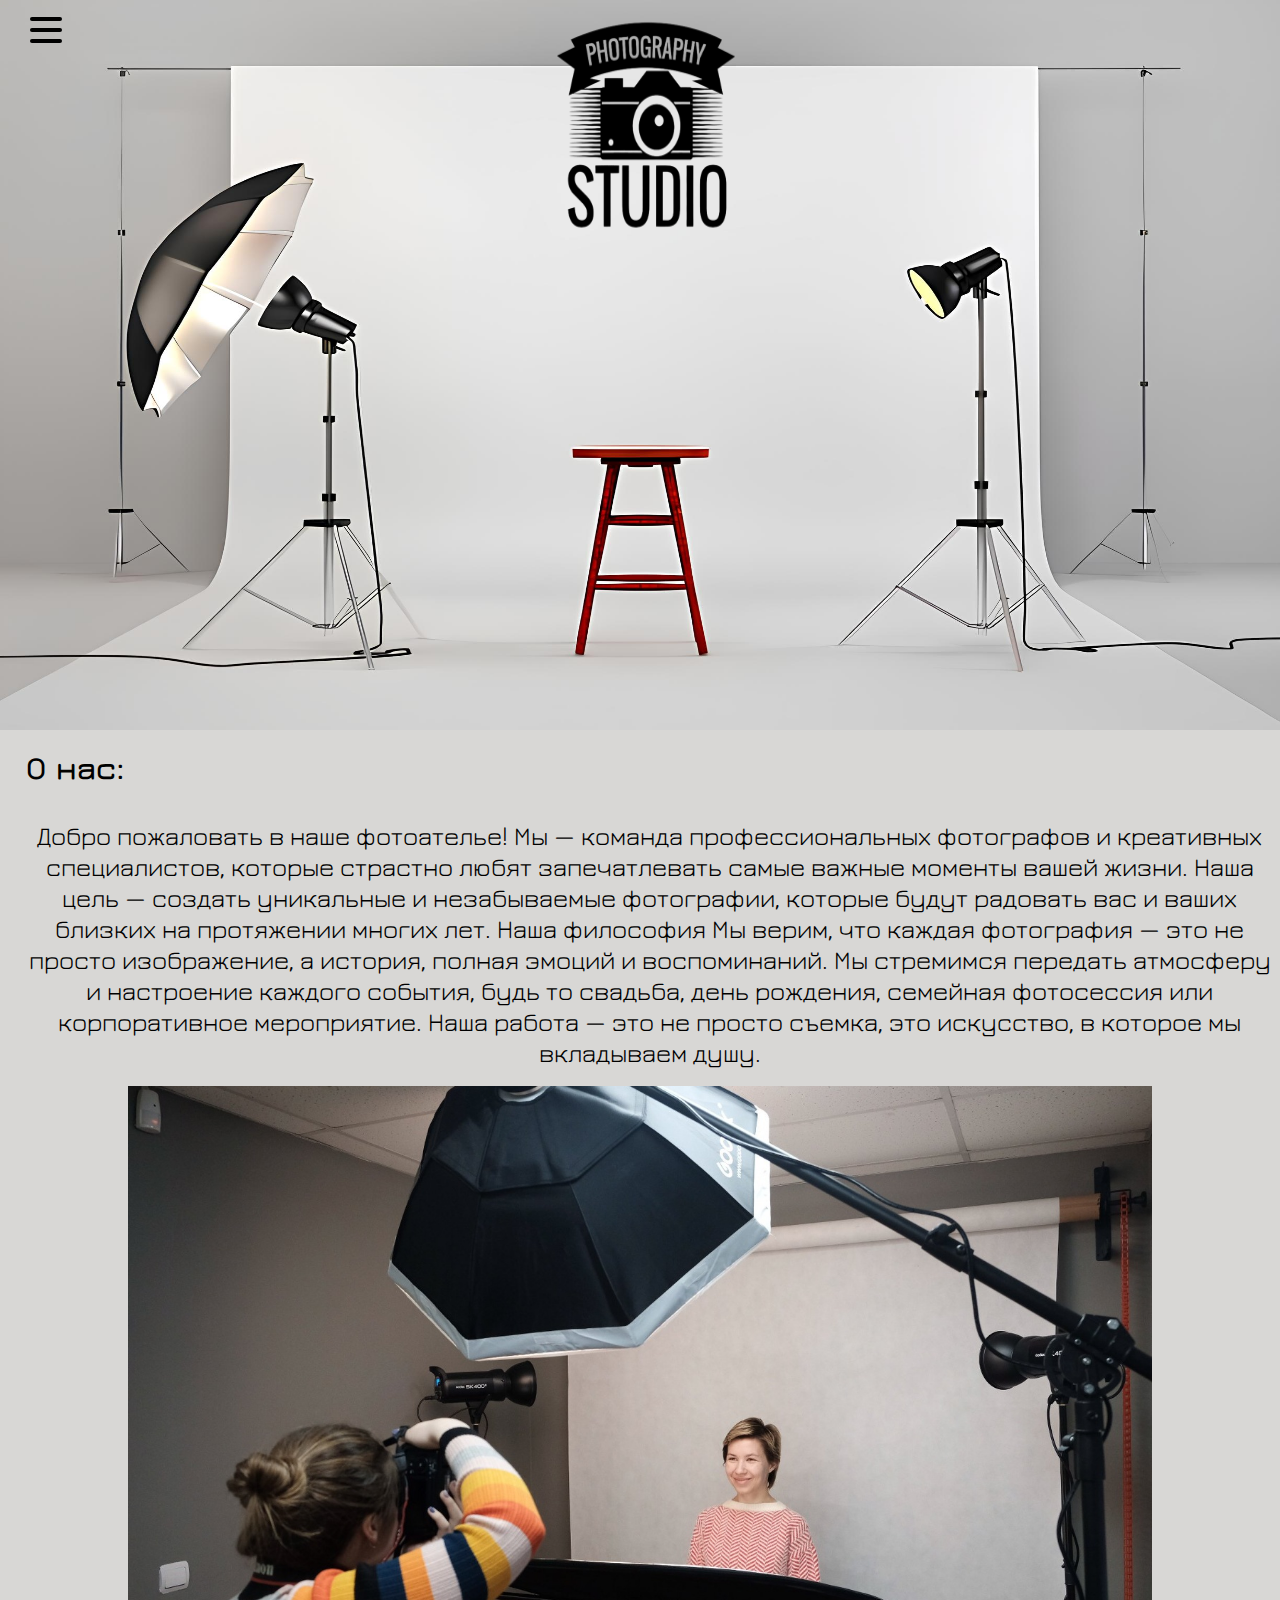
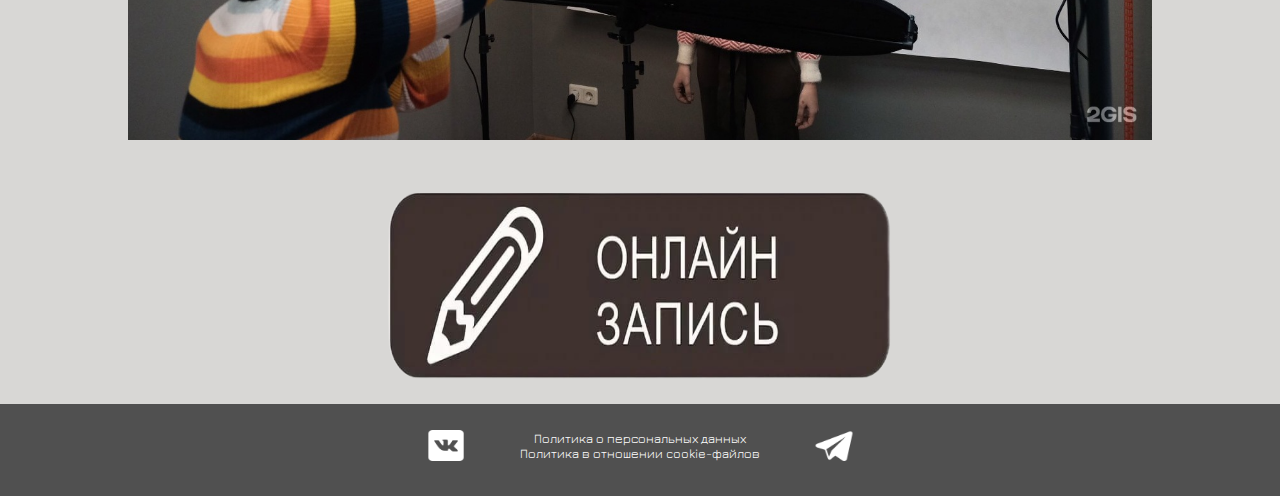
<file: index.html>
<html>
  <Document name="фотостудия">
  <meta name="viewport" content="width=device-width, initial-scale=1">
  <link rel="preconnect" href="https://fonts.googleapis.com">
<link rel="preconnect" href="https://fonts.gstatic.com" crossorigin>
<link href="https://fonts.googleapis.com/css2?family=Jura:wght@300..700&display=swap" rel="stylesheet">
  <link href="style.css" rel="stylesheet">
</Document>
  <body>
 
        <div id="header">
            <div class="accordion__item">
                    <div id="item"><nav>
                        <div class="navbar">
                          <div class="container nav-container">
                              <input class="checkbox" type="checkbox" name="" id="" />
                              <div class="hamburger-lines">
                                <span class="line line1"></span>
                                <span class="line line2"></span>
                                <span class="line line3"></span>
                              </div>  
                            <div class="logo">
                              
                            </div>
                            <div class="menu-items">
                              <li><a href="index.html">О нас</a></li>
                              <!-- <li><a href="#z">Запись</a></li> -->
                              <li><a href="foto.html">Фотогалерея</a></li>
                             
                            </div>
                          </div>
                        </div>
                      </nav></div>
                    <div id="item"><img src="logo.png" class="logimg"></div>
                    <div id="item"></div>
                        
                    </div>
                  </div>
    

      
        <div class="imgback"><img src="kk.jpg" class="background-img" /></div>
        
    
   <br>
    <h1 id="ll" class="zag">О нас:</h1><br>

    <p style="margin-left: 1.5%" id="n">
      Добро пожаловать в наше фотоателье!

      Мы — команда профессиональных фотографов и креативных специалистов, которые страстно любят запечатлевать самые важные моменты вашей жизни. Наша цель — создать уникальные и незабываемые фотографии, которые будут радовать вас и ваших близких на протяжении многих лет.
      
      Наша философия
      Мы верим, что каждая фотография — это не просто изображение, а история, полная эмоций и воспоминаний. Мы стремимся передать атмосферу и настроение каждого события, будь то свадьба, день рождения, семейная фотосессия или корпоративное мероприятие. Наша работа — это не просто съемка, это искусство, в которое мы вкладываем душу.
    </p>
<br>
    <div class="slider-container">
      <div class="slider">
        <div class="slide">
          <img src="фото.jpg"  />
         
         
        </div>
        <div class="slide">
          <img src="фото1.jpg"  />
         
        </div>
        <div class="slide">
          <img src="фото2.jpg" />
         
        </div>
        <div class="slide">
          <img src="фото3.jpg" />
         
        </div>
        <div class="slide">
          <img src="фото4.jpg"  />
         
        </div>
        <div class="slide">
          <img src="фото5.jpg" />
         
        </div>
      </div>
    </div>



    <a href="https://dikidi.net/1844255"><img src="запись.png" width="40%" height="20%" class="zapis"></a>



<br>
<br>
    <div class="big21">
       
       
      <div><p class="dlav"> </div>
      <div><p class="dlavv" ><a href="https://vk.com/?ysclid=m9193q6y7e496269486" style=" text-decoration:none; "><img src="вк.png" width="36%" height="40%" class="ceti" style="margin-top: 20%"></a></div>
      <div><p class="dlav"> <p class="niz">Политика о персональных данных<br>
          Политика в отношении cookie-файлов<br>
         </p></div>
      <div><p class="dlavv"><a href="https://web.telegram.org/a/" style=" text-decoration:none;"> <img src="тг.png" width="36%" height="40%" class="ceti" style="margin-top: 20%"></a></div>
      <div><p class="dlav"> </div>
    
  
      
  </div>




  </body>
  <script src="script.js"></script>
</html>
</file>
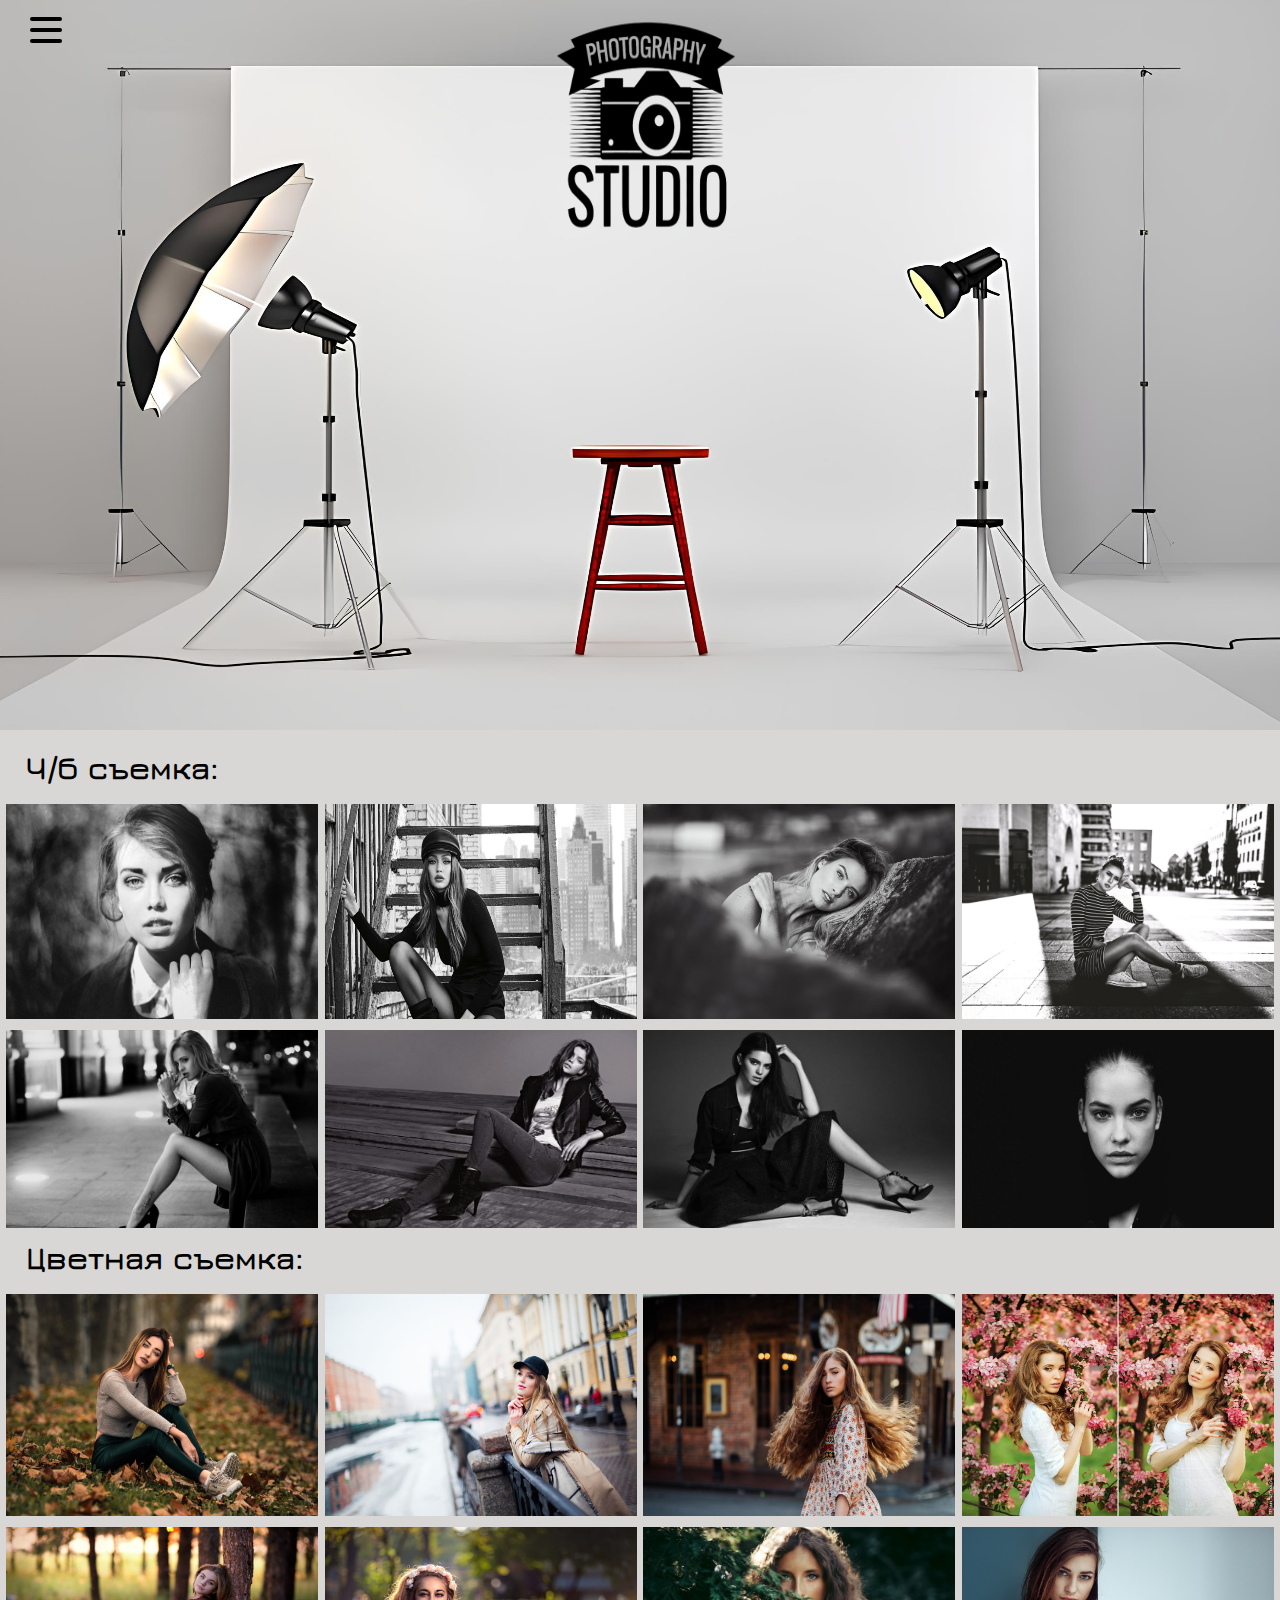
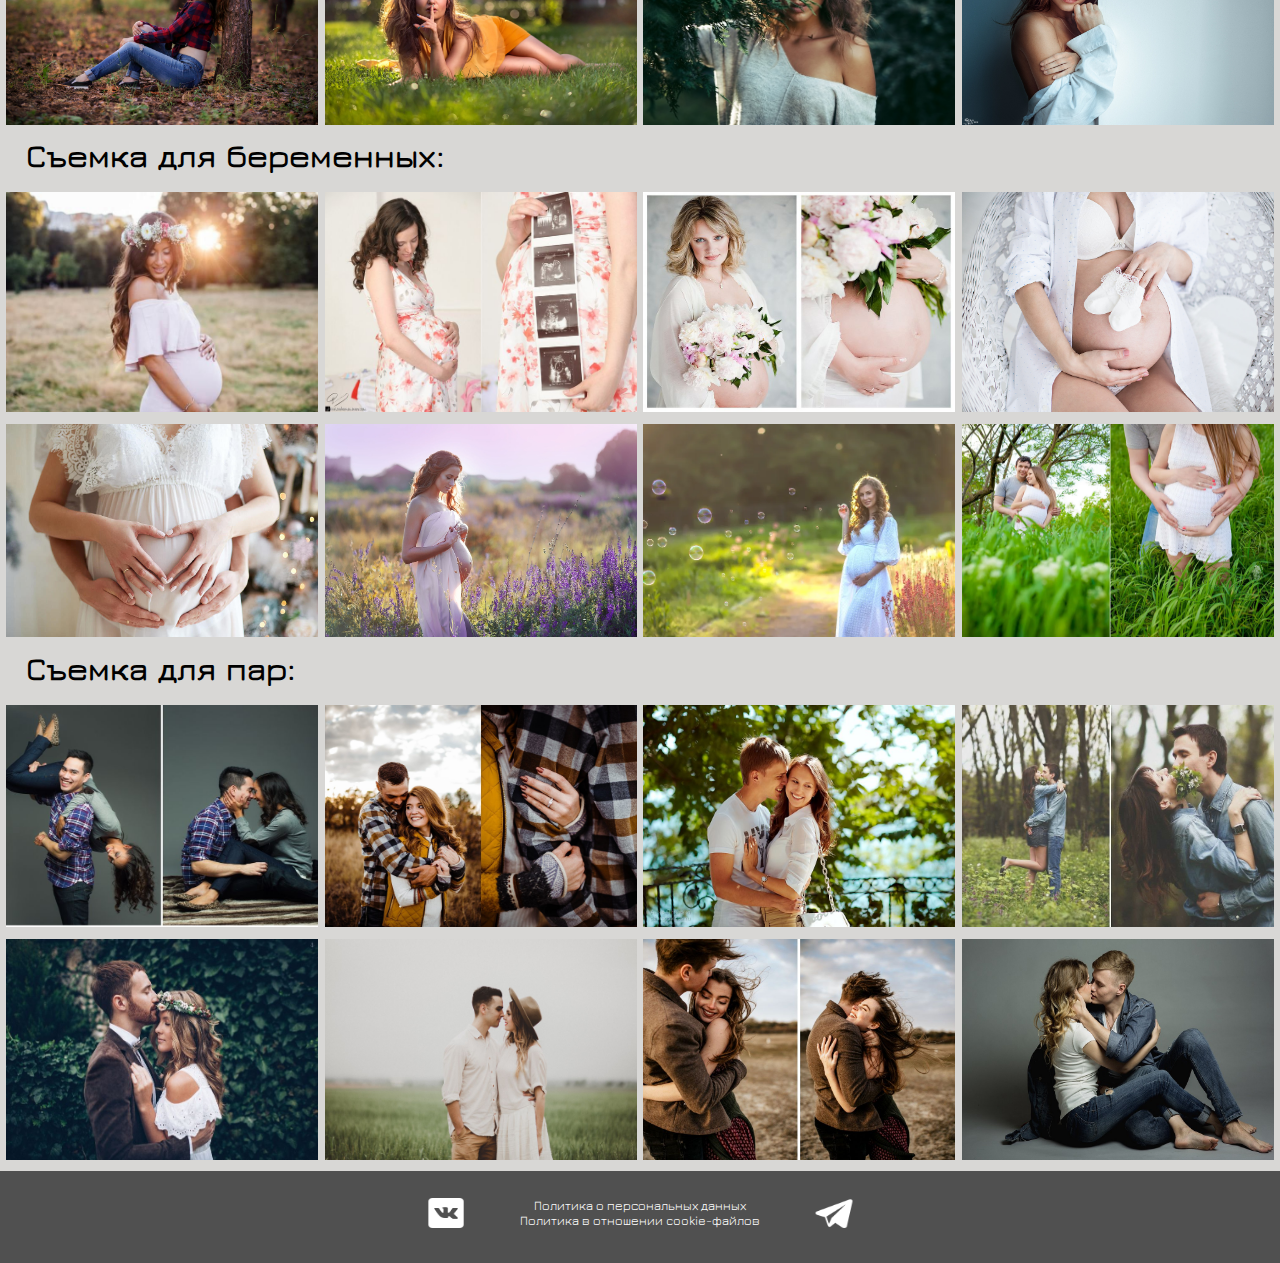
<file: foto.html>
<html>
  <meta name="viewport" content="width=device-width, initial-scale=1">
  <link rel="preconnect" href="https://fonts.googleapis.com">
<link rel="preconnect" href="https://fonts.gstatic.com" crossorigin>
<link href="https://fonts.googleapis.com/css2?family=Jura:wght@300..700&display=swap" rel="stylesheet">
  <link href="foto.css" rel="stylesheet">
  <body>
 
        <div id="header">
            <div class="accordion__item">
                    <div id="item"><nav>
                        <div class="navbar">
                          <div class="container nav-container">
                              <input class="checkbox" type="checkbox" name="" id="" />
                              <div class="hamburger-lines">
                                <span class="line line1"></span>
                                <span class="line line2"></span>
                                <span class="line line3"></span>
                              </div>  
                            <div class="logo">
                              
                            </div>
                            <div class="menu-items">
                              <li><a href="index.html">О нас</a></li>
                              <!-- <li><a href="#z">Запись</a></li> -->
                              <li><a href="foto.html">Фотогалерея</a></li>
                             
                            </div>
                          </div>
                        </div>
                      </nav></div>
                    <div id="item"><img src="logo.png" class="logimg"></div>
                    <div id="item"></div>
                        
                    </div>
                  </div>
    

      
        <div class="imgback"><img src="kk.jpg" class="background-img" /></div>
        <br>

        <h1 id="ll" class="zag">Ч/б съемка:</h1><br>

        <div class="inf">

            <div class="a1"><img src="чб.jpg" width="98%" height="95%"></div>
            <div class="a2"><img src="чб1.jpg" width="98%" height="95%"></div>
            <div class="a3"><img src="чб3.jpg" width="98%" height="95%"></div>
            <div class="a4"><img src="чб4.jpg" width="98%" height="95%"></div> <br>

    
        </div>


        

        <div class="inf">

            <div class="a1"><img src="чб5.jpg" width="98%" height="95%"></div>
            <div class="a2"><img src="чб6.jpg" width="98%" height="95%"></div>
            <div class="a3"><img src="чб7.jpg" width="98%" height="95%"></div>
            <div class="a4"><img src="чб8.jpg" width="98%" height="95%"></div> 

    
        </div>

        <h1 id="ll" class="zag">Цветная съемка:</h1><br>

        <div class="inf">

          <div class="a1"><img src="чб9.jpg" width="98%" height="95%"></div>
          <div class="a2"><img src="чб10.jpg" width="98%" height="95%"></div>
          <div class="a3"><img src="чб11.jpg" width="98%" height="95%"></div>
          <div class="a4"><img src="чб12.jpeg" width="98%" height="95%"></div> 

  
      </div>

      <div class="inf">

        <div class="a1"><img src="чб13.jpg" width="98%" height="95%"></div>
        <div class="a2"><img src="чб14.webp" width="98%" height="95%"></div>
        <div class="a3"><img src="чб15.jpg" width="98%" height="95%"></div>
        <div class="a4"><img src="чб16.jpg" width="98%" height="95%"></div> 


    </div>


    <h1 id="ll" class="zag">Съемка для беременных:</h1><br>

        <div class="inf">

          <div class="a1"><img src="чб17.jpg" width="98%" height="95%"></div>
          <div class="a2"><img src="чб18.jpg" width="98%" height="95%"></div>
          <div class="a3"><img src="чб19.jpg" width="98%" height="95%"></div>
          <div class="a4"><img src="чб20.jpg" width="98%" height="95%"></div> 

  
      </div>

      <div class="inf">

        <div class="a1"><img src="чб21.jpg" width="98%" height="95%"></div>
        <div class="a2"><img src="чб22.jpg" width="98%" height="95%"></div>
        <div class="a3"><img src="чб23.webp" width="98%" height="95%"></div>
        <div class="a4"><img src="чб24.webp" width="98%" height="95%"></div> 


    </div>


    
    <h1 id="ll" class="zag">Съемка для пар:</h1><br>

        <div class="inf">

          <div class="a1"><img src="чб25.jpg" width="98%" height="95%"></div>
          <div class="a2"><img src="чб27.jpg" width="98%" height="95%"></div>
          <div class="a3"><img src="чб32.jpg" width="98%" height="95%"></div>
          <div class="a4"><img src="чб28.jpg" width="98%" height="95%"></div> 

  
      </div>

      <div class="inf">

        <div class="a1"><img src="чб31.jpg" width="98%" height="95%"></div>
        <div class="a2"><img src="чб29.jpg" width="98%" height="95%"></div>
        <div class="a3"><img src="чб26.jpg" width="98%" height="95%"></div>
        <div class="a4"><img src="чб30.jpg" width="98%" height="95%"></div> 


    </div>

    

    <div class="big21">
       
       
        <div><p class="dlav"> </div>
        <div><p class="dlavv" ><a href="https://vk.com/?ysclid=m9193q6y7e496269486" style=" text-decoration:none; "><img src="вк.png" width="36%" height="40%" class="ceti" style="margin-top: 20%"></a></div>
        <div><p class="dlav"> <p class="niz">Политика о персональных данных<br>
            Политика в отношении cookie-файлов<br>
           </p></div>
        <div><p class="dlavv"><a href="https://web.telegram.org/a/" style=" text-decoration:none;"> <img src="тг.png" width="36%" height="40%" class="ceti" style="margin-top: 20%"></a></div>
        <div><p class="dlav"> </div>
      
    
        
    </div>
  
  
  
  
    </body>
    <script src="foto.js"></script>
  </html>
</file>
<file: style.css>
@keyframes animate-top-menu {
    0% {
      top: -50px;
      opacity: 0;
    }
    100% {
      top: 0;
      opacity: 1;
    }
  }
  
  .header-fixed {
    position: fixed;
    width: 100%;
    animation: animate-top-menu 1.2s;
    background-color: #000000;
  }
  
  #header {
    width: 100%;
    height: 100px;
    position: relative;
  }
  
  html,
  body {
    width: 100%;
    height: 100%;
    min-height: 1000px;
    background-color: #D8D7D5;
  
  }
  
  .accordion__item {
    display: flex;
    justify-content: space-between;
  }




.num { 
    margin-top: 35px;
    margin-right: 30px;
    color: #ffffff;
}
.logimg {
    width: 350px;
    height: 250px;
    margin-left: -27%;
}






* {
  margin: 0;
  padding: 0;
  box-sizing: border-box;
}

.container {
  max-width: 1050px;
  width: 90%;
  margin: auto;
}

.navbar {
  width: 200px;
}

.nav-container {
  display: flex;
  justify-content: space-between;
  align-items: center;
  height: 62px;
}

.navbar .menu-items {
  display: flex;
  font-family:  "Jura";
}

.navbar .nav-container li {
  list-style: none;
}

.navbar .nav-container a {
  text-decoration: none;
  color:rgb(0, 0, 0);
  font-weight: 500;
  font-size: 1.2rem;
  padding: 0.7rem;
}

.navbar .nav-container a:hover{
    font-weight: bolder;
}

.nav-container {
  display: block;
  position: relative;
  height: 60px;
}

.nav-container .checkbox {
  position: absolute;
  display: block;
  height: 32px;
  width: 32px;
  top: 20px;
  left: 20px;
  z-index: 5;
  opacity: 0;
  cursor: pointer;
  

}

.nav-container .hamburger-lines {
  display: block;
  height: 26px;
  width: 32px;
  position: absolute;
  top: 17px;
  left: 20px;
  z-index: 2;
  display: flex;
  flex-direction: column;
  justify-content: space-between;
  
}

.nav-container .hamburger-lines .line {
  display: block;
  height: 4px;
  width: 100%;
  border-radius: 10px;
  
  background-color: black
}

.nav-container .hamburger-lines .line1 {
  transform-origin: 0% 0%;
  transition: transform 0.4s ease-in-out;
  color: #000000
}

.nav-container .hamburger-lines .line2 {
  transition: transform 0.2s ease-in-out;
  color: #000000
}

.nav-container .hamburger-lines .line3 {
  transform-origin: 0% 100%;
  transition: transform 0.4s ease-in-out;
  color: #000000
}

.navbar .menu-items {
  padding-top: 120px;
  box-shadow: inset 0 0 2000px rgba(255, 255, 255, 0.5);
  height: 730px;
  width: 100%;
  transform: translate(-150%);
  display: flex;
  flex-direction: column;
  margin-left: -40px;
  padding-left: 30px;
  transition: transform 0.5s ease-in-out;
  text-align: center;
}

.navbar .menu-items li {
  margin-bottom: 1.2rem;
  font-size: 1.5rem;
 
}

.line{color: #000000;}

.nav-container input[type="checkbox"]:checked ~ .menu-items {
  transform: translateX(0);
}

.nav-container input[type="checkbox"]:checked ~ .hamburger-lines .line1 {
  transform: rotate(45deg);
}

.nav-container input[type="checkbox"]:checked ~ .hamburger-lines .line2 {
  transform: scaleY(0);
}

.nav-container input[type="checkbox"]:checked ~ .hamburger-lines .line3 {
  transform: rotate(-45deg);
}

.nav-container input[type="checkbox"]:checked ~ .logo{
  display: none;
}

  
.background-img {
    width: 100%;
  height: 730px;
}

.imgback { 
    z-index: 0;
    margin-top: -100px;
}










.maiin { 
  padding-top: 100px;
  text-align: center;
}






.zag{text-align: left; 
  font-family: "Jura";
   color: aliceblue; 
   font-size: 2.5vw; 
   color:rgb(0, 0, 0);
   margin-left: 2%;}

   p{color:rgb(0, 0, 0);
    text-align:center;
    font-family: "Jura";
    font-size: 2vw;
    }


    .slider-container {
      position: relative;
      max-width: 80%;
      margin: 0 auto;
      height: 70%;
      overflow: hidden;
      display: flex;
      align-items: center;
    }
    
    .slider {
      display: flex;
      transition: transform 0.5s ease-in-out;
    }
    
    .slide {
      min-width: 100%;
      height: 30%;
      text-align: center;
    }
    
    .slide img {
      width: 100%;
      height: auto;
      margin-right: 0%;
    }
    
    .caption {
      font-size: 1.5vw;
      font-weight: bold;
      margin-top: 10px;
      text-align: center;
    }
    
    .caption1 {
      font-size: 1.2vw;
      text-align: center;
      padding: 0 10px;
    }
    
   

    .big21 {
      display: grid;
      grid-template-columns: 1fr 0.3fr 0.7fr 0.3fr 1fr;
      z-index: 500;
      width: 100%;
      height: 7.2vw;
    text-align:center;
      background-color: #505050;
     margin: 0 auto
    }
    
    .niz {
      text-align: center;
      font-size: 1vw;
      font-family: "Jura";
      color: #ffffff;
    }
    
    .dlavv {
      text-align: center;
      font-size: 1.8vw;
      margin-bottom:10%;
    }

    .dlav {
      font-size: 2vw;
      text-align: center;
      font-family:  "Jura";
      margin-bottom:10%;
    }
  
    .ceti{
      font-size: 2vw;
      text-align: center;
      margin-bottom:10%;
    }

    
    

    .jura {
      font-family: "Jura", sans-serif;
      font-optical-sizing: auto;
      font-weight: weight;
      font-style: normal;
    }



    h1 {
      color: #222;
      margin-bottom: 16px;
      text-align: center;
    }

.zapis{

  position: relative ;
  left: 30%;
  
}

@media (max-width: 480px) {

  .zapis{
    width: 80%;
    height: 10%;
    position: relative ;
    right: -30%;
 margin-left: -20%;
 margin-top: 10%;
  }

    .navbar {
      width: 100%;
    }
  
    .navbar .menu-items {
      padding-top: 80px;
    }
  
    .logimg {
      width: 200px;
      height: auto;
    }
  
    .navbar .menu-items{
      height: 200px;
    }

    .num {
      margin-right: 15px;
    }
  
    .maiin {
      padding-top: 50px;
    }


    .ceti {
      margin-top: 35%;
      width: 80%;
      height: 50%;
    }
  
    .kp {margin-top: 15%;}
    .li{font-size: 1vw;}
  
    .dlavlogo{
      margin-top: 7%;
     }
    .big2 {
      height: 9vw;
    }
  
    .zag {
      font-size: 4vw;
      margin-left: 2%;
    }
  
    body{ height: auto;}
    P {
      font-size: 4vw;
    }
  
    .dlav {
      font-size: 2.7vw;
    }
  
    .slider-container{
      height: 20%;
    }
    
    .taxt {
      font-size: 6vw;
      margin-bottom: 10%;
    }
  
    .big41 {
      margin-left: 10%;
    }
  
    .big4 {
      margin-left: 10%;
      font-size: 2vw;
    }
  
    .opis {
      font-size: 2.5vw;
    }
  
    .big21 {
      height: auto;
      margin-top: 20%;
    }
  
    .niz {
      font-size: 2vw;
    }
  
    .dlavv {
      font-size: 3vw;
    }
  .a1,.a2{
    margin-top: 5%;
  }
  
  .background-img{
    height: 20%;
  }

  .logimg{
    height: 70%;
    margin-left: -33%;  
  }
  
    .img {
      width: 50%;
      height: 80%;
    }
  
    .big {
      height: 80%;
    }
  
    .reggg {
      font-size: 2.8vw;
      margin-top: 5%;
    
    }
  
    .log {
      font-size: 3.5vw;
      text-align: left;
    }
  
    .login {
      width: 100%;
      height: 3.5vw;
      width: 120%;
      border-radius: 0.5vw;
      margin-left: -8%;
      margin-top: 10%;
      text-align-last: 10%;
    }
  
    .em {
      font-size: 3.5vw;
      margin-top: 30%;
    }

    form {
      padding: 18px 22px;
    }
    .date-item {
      flex: 1 1 45%;
      font-size: 13px;
      padding: 8px 11px;
    }
  }
  p.success-message {
    background: #2e7d32;
    color: #c8facc;
    padding: 10px;
    border-radius: 12px;
    margin-top: 18px;
    font-weight: 600;
    text-align: center;
  }

  
    .passw {
      font-size: 3.5vw;
      margin-top: 30%;
    }
</file>
<file: foto.css>
@keyframes animate-top-menu {
    0% {
      top: -50px;
      opacity: 0;
    }
    100% {
      top: 0;
      opacity: 1;
    }
  }
  
  .header-fixed {
    position: fixed;
    width: 100%;
    animation: animate-top-menu 1.2s;
    background-color: #000000;
  }
  
  #header {
    width: 100%;
    height: 100px;
    position: relative;
  }
  
  html,
  body {
    width: 100%;
    height: 100%;
    min-height: 1000px;
    background-color: #D8D7D5;
  
  }
  
  .accordion__item {
    display: flex;
    justify-content: space-between;
  }


.slider-container {
  position: relative;
  max-width: 80%;
  margin: 0 auto;
  height: 70%;
  overflow: hidden;
  display: flex;
  align-items: center;
}

.slider {
  display: flex;
  transition: transform 0.5s ease-in-out;
}

.slide {
  min-width: 100%;
  height: 30%;
  text-align: center;
}

.slide img {
  width: 100%;
  height: auto;
  margin-right: 0%;
}

.caption {
  font-size: 1.5vw;
  font-weight: bold;
  margin-top: 10px;
  text-align: center;
}

.caption1 {
  font-size: 1.2vw;
  text-align: center;
  padding: 0 10px;
}



.num { 
    margin-top: 35px;
    margin-right: 30px;
    color: #ffffff;
}
.logimg {
    width: 350px;
    height: 250px;
    margin-left: -27%;
}






* {
  margin: 0;
  padding: 0;
  box-sizing: border-box;
}

.container {
  max-width: 1050px;
  width: 90%;
  margin: auto;
}

.navbar {
  width: 200px;
}

.nav-container {
  display: flex;
  justify-content: space-between;
  align-items: center;
  height: 62px;
}

.navbar .menu-items {
  display: flex;
  font-family:  "Jura";
}

.navbar .nav-container li {
  list-style: none;
}

.navbar .nav-container a {
  text-decoration: none;
  color:rgb(0, 0, 0);
  font-weight: 500;
  font-size: 1.2rem;
  padding: 0.7rem;
}

.navbar .nav-container a:hover{
    font-weight: bolder;
}

.nav-container {
  display: block;
  position: relative;
  height: 60px;
}

.nav-container .checkbox {
  position: absolute;
  display: block;
  height: 32px;
  width: 32px;
  top: 20px;
  left: 20px;
  z-index: 5;
  opacity: 0;
  cursor: pointer;
  

}

.nav-container .hamburger-lines {
  display: block;
  height: 26px;
  width: 32px;
  position: absolute;
  top: 17px;
  left: 20px;
  z-index: 2;
  display: flex;
  flex-direction: column;
  justify-content: space-between;
  
}

.nav-container .hamburger-lines .line {
  display: block;
  height: 4px;
  width: 100%;
  border-radius: 10px;
  
  background-color: black
}

.nav-container .hamburger-lines .line1 {
  transform-origin: 0% 0%;
  transition: transform 0.4s ease-in-out;
  color: #000000
}

.nav-container .hamburger-lines .line2 {
  transition: transform 0.2s ease-in-out;
  color: #000000
}

.nav-container .hamburger-lines .line3 {
  transform-origin: 0% 100%;
  transition: transform 0.4s ease-in-out;
  color: #000000
}

.navbar .menu-items {
  padding-top: 120px;
  box-shadow: inset 0 0 2000px rgba(255, 255, 255, 0.5);
  height: 730px;
  width: 100%;
  transform: translate(-150%);
  display: flex;
  flex-direction: column;
  margin-left: -40px;
  padding-left: 30px;
  transition: transform 0.5s ease-in-out;
  text-align: center;
}

.navbar .menu-items li {
  margin-bottom: 1.2rem;
  font-size: 1.5rem;
 
}

.line{color: #000000;}

.nav-container input[type="checkbox"]:checked ~ .menu-items {
  transform: translateX(0);
}

.nav-container input[type="checkbox"]:checked ~ .hamburger-lines .line1 {
  transform: rotate(45deg);
}

.nav-container input[type="checkbox"]:checked ~ .hamburger-lines .line2 {
  transform: scaleY(0);
}

.nav-container input[type="checkbox"]:checked ~ .hamburger-lines .line3 {
  transform: rotate(-45deg);
}

.nav-container input[type="checkbox"]:checked ~ .logo{
  display: none;
}

  
.background-img {
    width: 100%;
  height: 730px;
}

.imgback { 
    z-index: 0;
    margin-top: -100px;
}




.maiin { 
  padding-top: 100px;
  text-align: center;
}





.inf{
    display:grid;
    grid-template-columns: repeat(4,25%);
    grid-template-rows: repeat(1,100%);
   margin-left: 0.5%
   ;
   
   
  }




.zag{text-align: left; 
  font-family: "Jura";
   color: aliceblue; 
   font-size: 2.5vw; 
   color:rgb(0, 0, 0);
   margin-left: 2%;}

   p{color:rgb(0, 0, 0);
    text-align:center;
    font-family: "Jura";
    font-size: 2vw;
    }


    .big21 {
        display: grid;
        grid-template-columns: 1fr 0.3fr 0.7fr 0.3fr 1fr;
        z-index: 500;
        width: 100%;
        height: 7.2vw;
      text-align:center;
        background-color: #505050;
       margin: 0 auto
      }
      
      .niz {
        text-align: center;
        font-size: 1vw;
        font-family: "Jura";
        color: #ffffff;
      }
      
      .dlavv {
        text-align: center;
        font-size: 1.8vw;
        margin-bottom:10%;
      }
  
      .dlav {
        font-size: 2vw;
        text-align: center;
        font-family:  "Jura";
        margin-bottom:10%;
      }
    
      .ceti{
        font-size: 2vw;
        text-align: center;
        margin-bottom:10%;
      }
  
      
      
  
      .jura {
        font-family: "Jura", sans-serif;
        font-optical-sizing: auto;
        font-weight: weight;
        font-style: normal;
      }
  
      @media (max-width: 480px) {
        .navbar {
          width: 100%;
        }
      
        .navbar .menu-items {
          padding-top: 80px;
        }
      
        .logimg {
          width: 200px;
          height: auto;
        }
      
        .navbar .menu-items{
          height: 200px;
        }
    
        .num {
          margin-right: 15px;
        }
      
        .maiin {
          padding-top: 50px;
        }
    
    
        .ceti {
          margin-top: 35%;
          width: 80%;
          height: 50%;
        }
      
        .kp {margin-top: 15%;}
        .li{font-size: 1vw;}
      
        .dlavlogo{
          margin-top: 7%;
         }
        .big2 {
          height: 9vw;
        }
      
        .zag {
          font-size: 4vw;
          margin-left: 2%;
        }
      
        body{ height: auto;}
        P {
          font-size: 4vw;
        }
      
        .dlav {
          font-size: 2.7vw;
        }
      
        .slider-container{
          height: 20%;
        }
        
        .taxt {
          font-size: 6vw;
          margin-bottom: 10%;
        }
      
        .big41 {
          margin-left: 10%;
        }
      
        .big4 {
          margin-left: 10%;
          font-size: 2vw;
        }
      
        .opis {
          font-size: 2.5vw;
        }
      
        .big21 {
          height: auto;
          margin-top: 20%;
        }
      
        .niz {
          font-size: 2vw;
        }
      
        .dlavv {
          font-size: 3vw;
        }
      .a1,.a2{
        margin-top: 5%;
      }
      
      .background-img{
        height: 20%;
      }
    
      .logimg{
        height: 70%;
        margin-left: -33%;  
      }
      
        .img {
          width: 50%;
          height: 80%;
        }
      
        .big {
          height: 80%;
        }
      
      
     
    .inf{
        display: flex;
        flex-wrap: wrap;
        margin-left: 0%;
    }

    img{
        width: 100%;
       margin-left: 0%;
    }
    }
</file>
